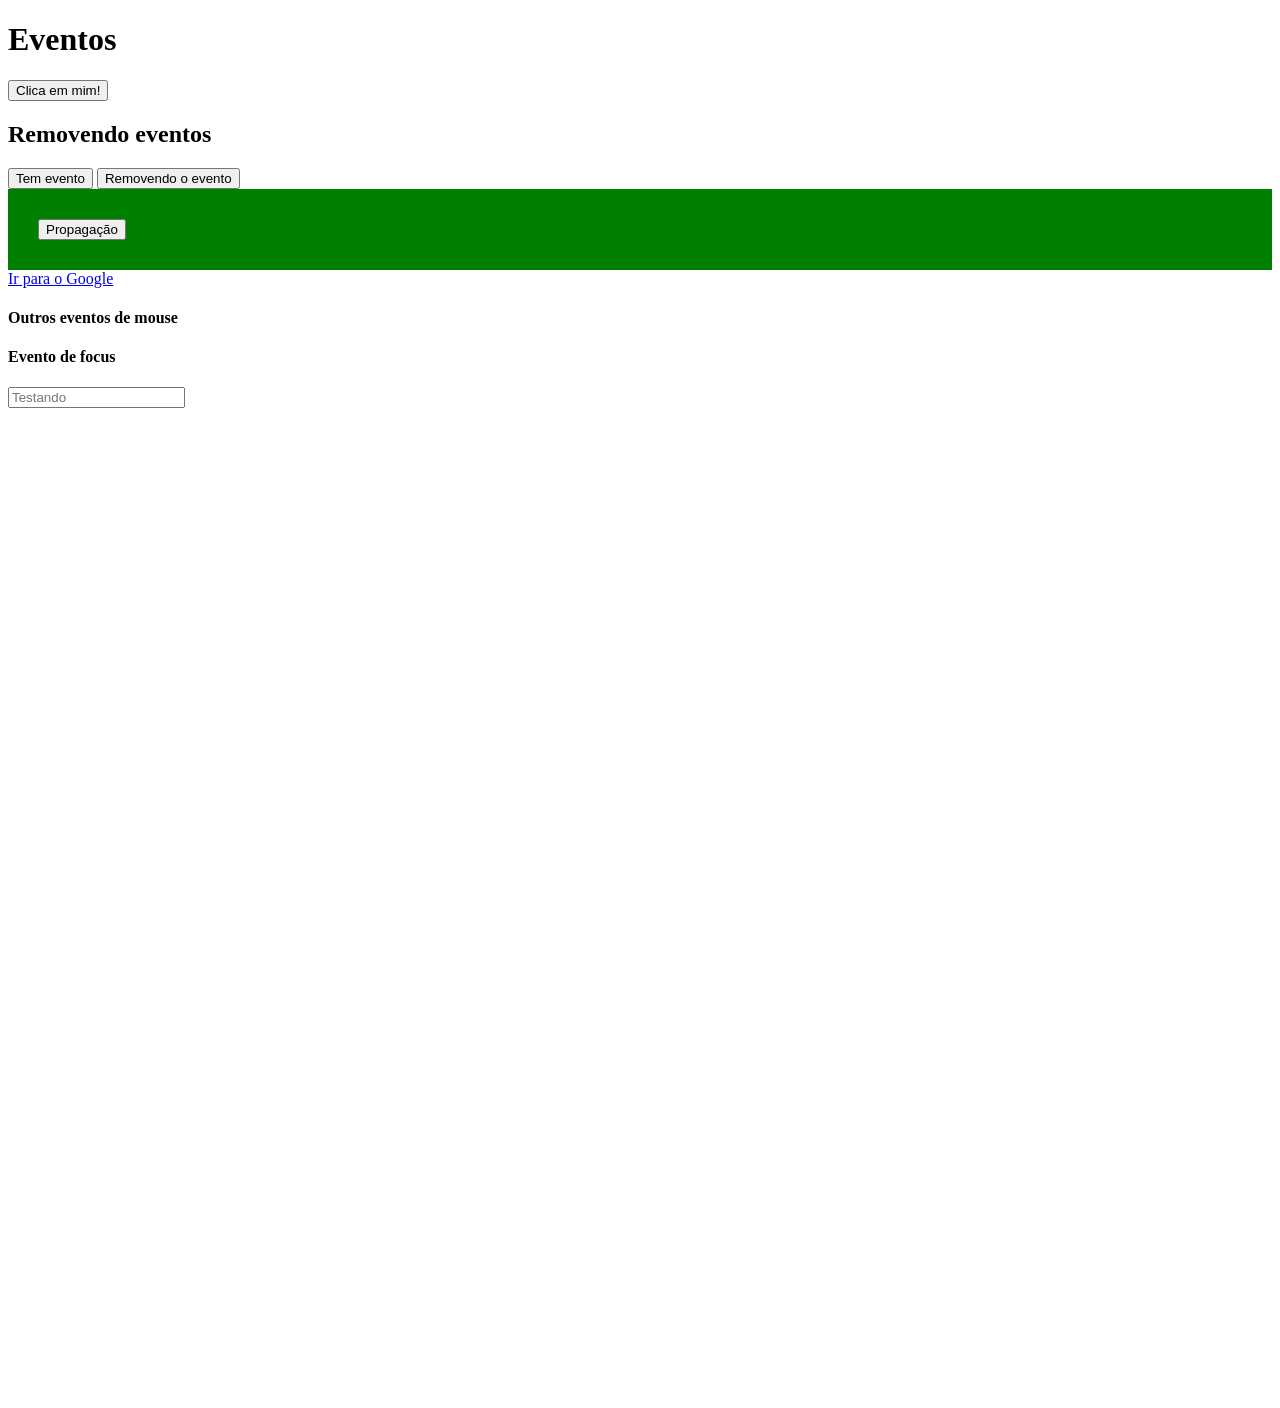
<file: 10_EVENTOS/index.html>
<!DOCTYPE html>
<html lang="en">
<head>
    <meta charset="UTF-8">
    <meta name="viewport" content="width=device-width, initial-scale=1.0">
    <title>Eventos</title>
    <link rel="stylesheet" href="CSS/styles.css">
    <script src="js/scripts.js" defer></script>
</head>
<body>
    <h1 id="my-title">Eventos</h1>
    <button id="my-button">Clica em mim!</button>

    <h2>Removendo eventos</h2>
    <button id="btn">Tem evento</button>
    <button id="other-btn">Removendo o evento</button>

    <div id="btn-container">
        <button id="div-btn">Propagação</button>
    </div>

    <a href="https://www.goolge.com">Ir para o Google</a>

    <h4 id="mouse">Outros eventos de mouse</h4>

    <h4>Evento de focus</h4>
    <input type="text" id="my-input" placeholder="Testando" />
</body>
</html>
</file>
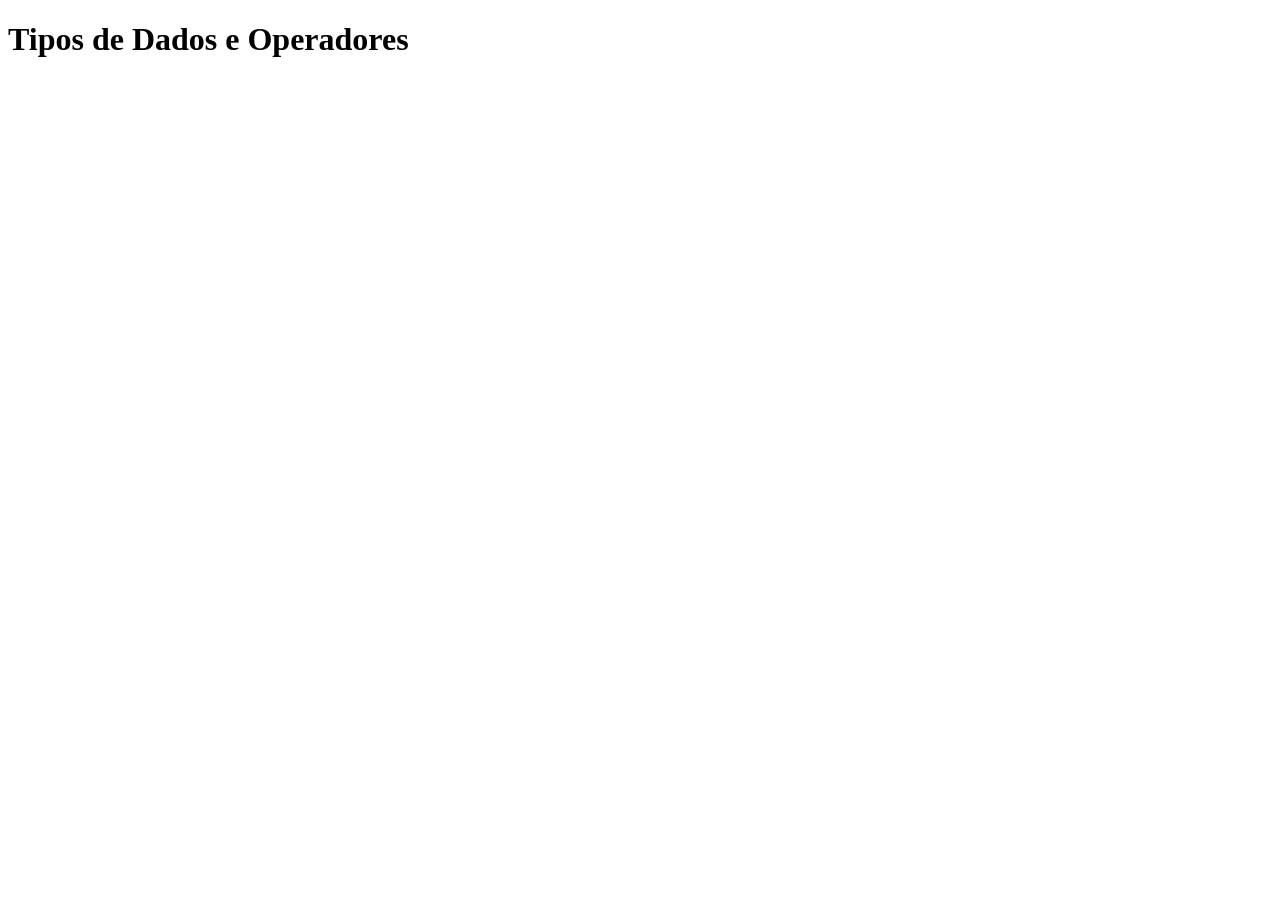
<file: 2_OPERADORES/index.html>
<!DOCTYPE html>
<html lang="en">
<head>
    <meta charset="UTF-8">
    <meta name="viewport" content="width=device-width, initial-scale=1.0">
    <title>Tipos de Dados e Operadores</title>
    <script src="js/scripts.js"></script>
</head>
<body>
    <h1>Tipos de Dados e Operadores</h1>
</body>
</html>
</file>
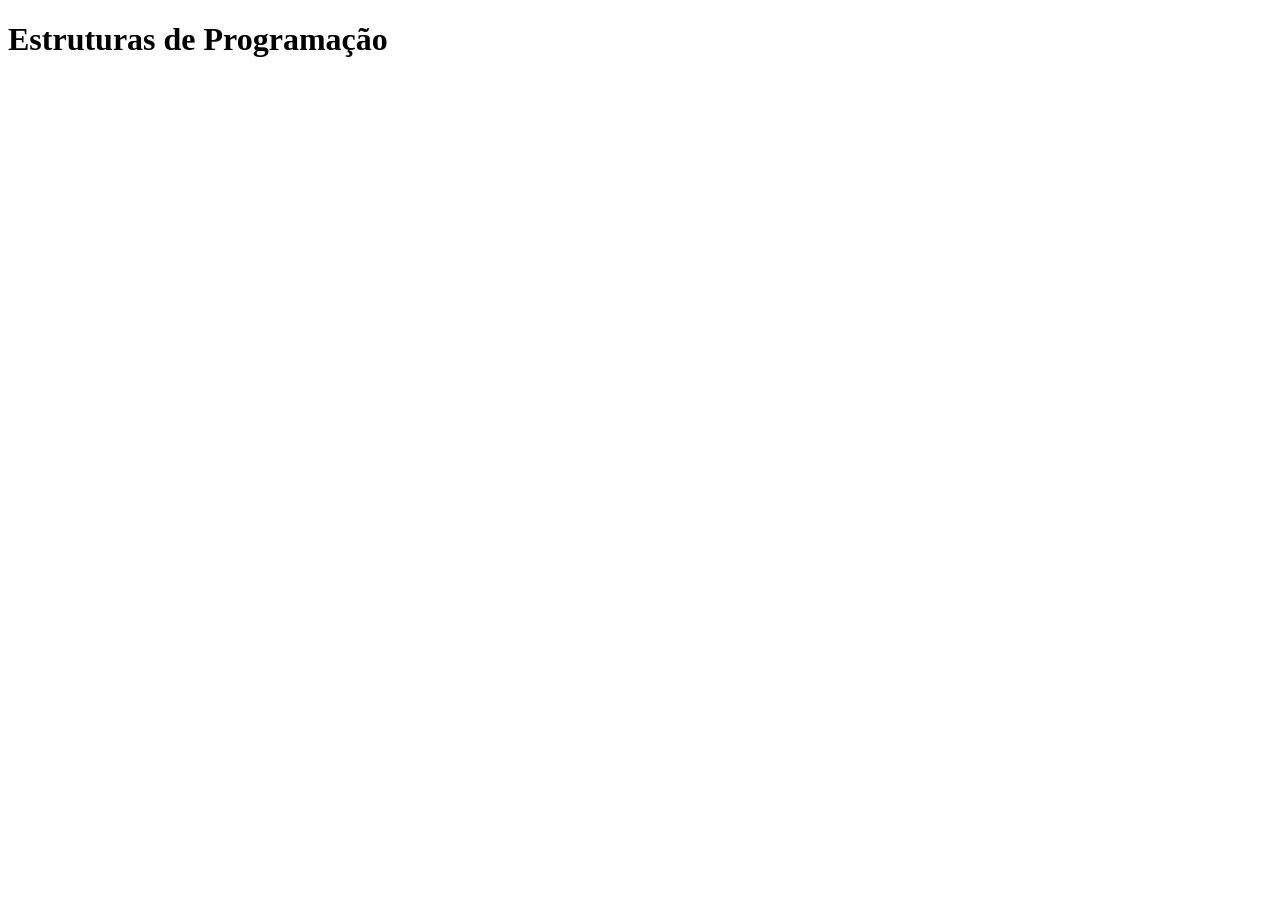
<file: 3_ESTRUTURAS/index.html>
<!DOCTYPE html>
<html lang="en">
<head>
    <meta charset="UTF-8">
    <meta name="viewport" content="width=device-width, initial-scale=1.0">
    <title>Estruturas de Programação</title>
    <script src="js/scripts.js"></script>
</head>
<body>
    <h1>Estruturas de Programação</h1>
</body>
</html>
</file>
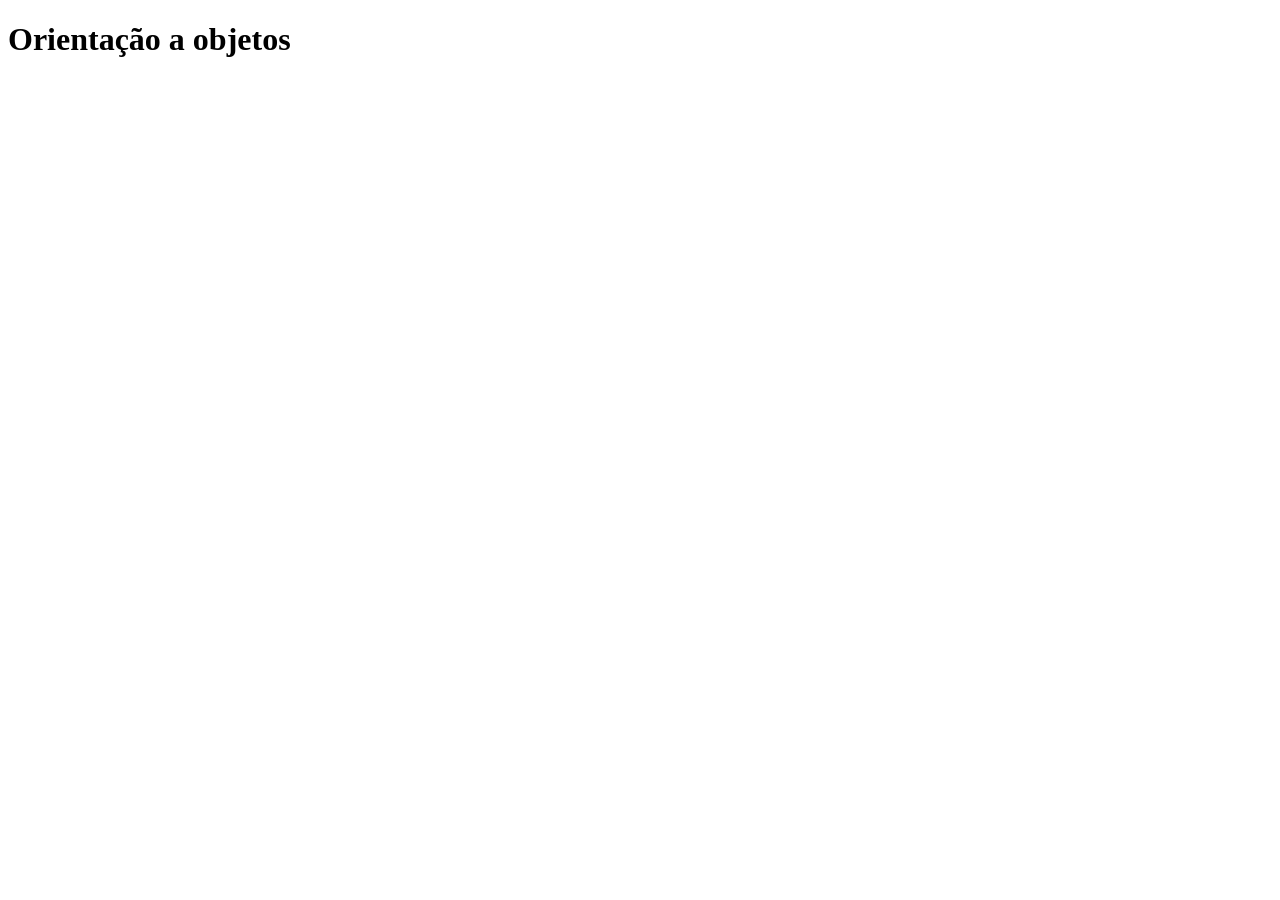
<file: 6_OOP/index.html>
<!DOCTYPE html>
<html lang="en">
<head>
    <meta charset="UTF-8">
    <meta name="viewport" content="width=device-width, initial-scale=1.0">
    <title>Orientação a objetos</title>
    <script src="js/scripts.js"></script>
</head>
<body>
    <h1>Orientação a objetos</h1>
</body>
</html>
</file>
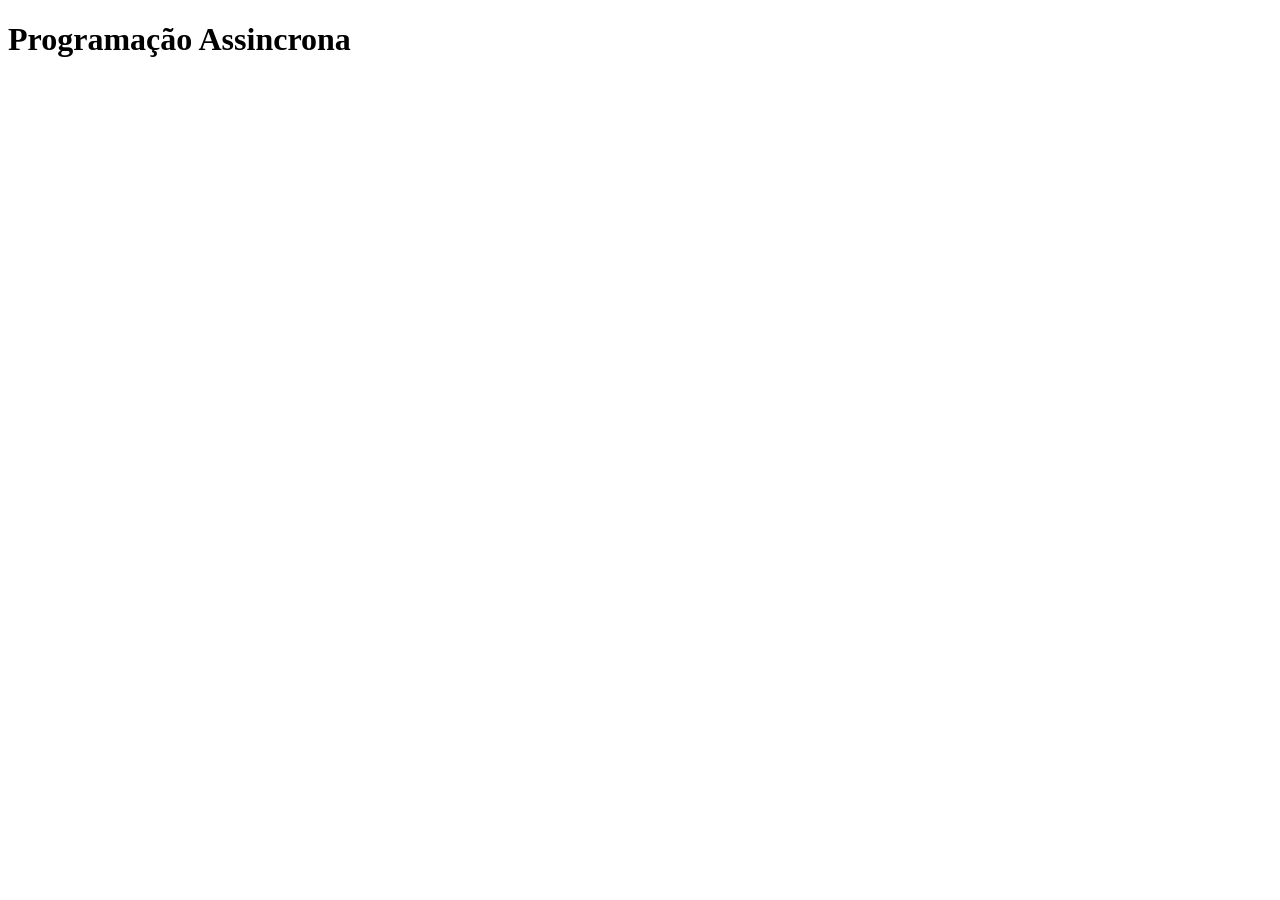
<file: 8_ASINC/index.html>
<!DOCTYPE html>
<html lang="en">
<head>
    <meta charset="UTF-8">
    <meta name="viewport" content="width=device-width, initial-scale=1.0">
    <title>Programação Assincrona</title>
    <script src="js/scripts.js"></script>
</head>
<body>
    <h1>Programação Assincrona</h1>
</body>
</html>
</file>
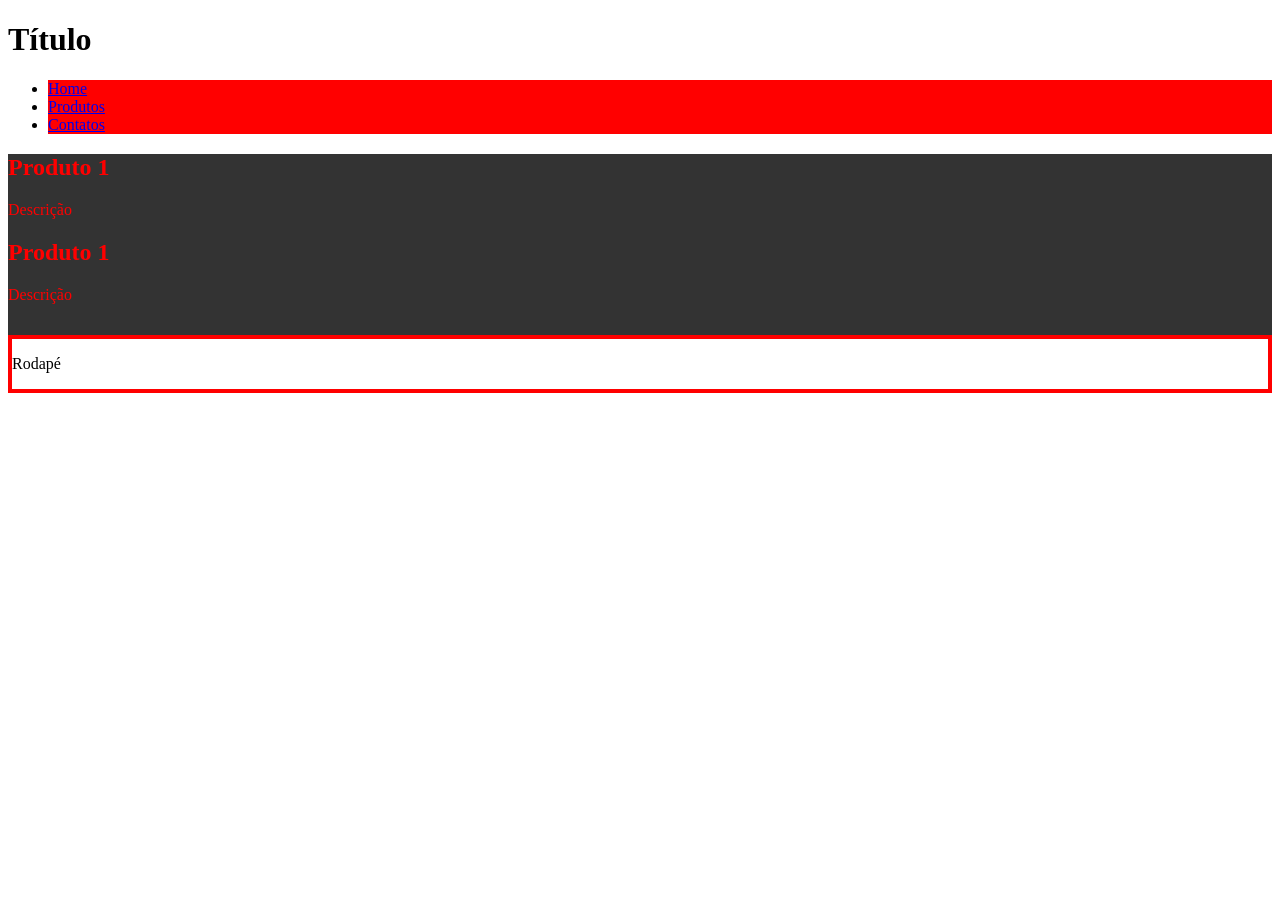
<file: 9_DOM/index.html>
<!DOCTYPE html>
<html lang="en">
<head>
    <meta charset="UTF-8">
    <meta name="viewport" content="width=device-width, initial-scale=1.0">
    <title>DOM</title>
    <link rel="stylesheet" href="CSS/styles.css">
    <script src="js/scripts.js" defer></script>
</head>
<body>
    <header>
        <h1 id="title">Título</h1>
        <nav>
            <ul>
                <li><a href="#">Home</a></li>
                <li><a href="#">Produtos</a></li>
                <li><a href="#">Contatos</a></li>
            </ul>
        </nav>
    </header>
    <main id="main-container">
        <div class="product">
            <h2>Produto 1</h2>
            <p>Descrição</p>
        </div>
        <div class="product">
            <h2>Produto 1</h2>
            <p>Descrição</p>
        </div>
    </main>
    <footer>
        <p>Rodapé</p>
    </footer>
</body>
</html>
</file>
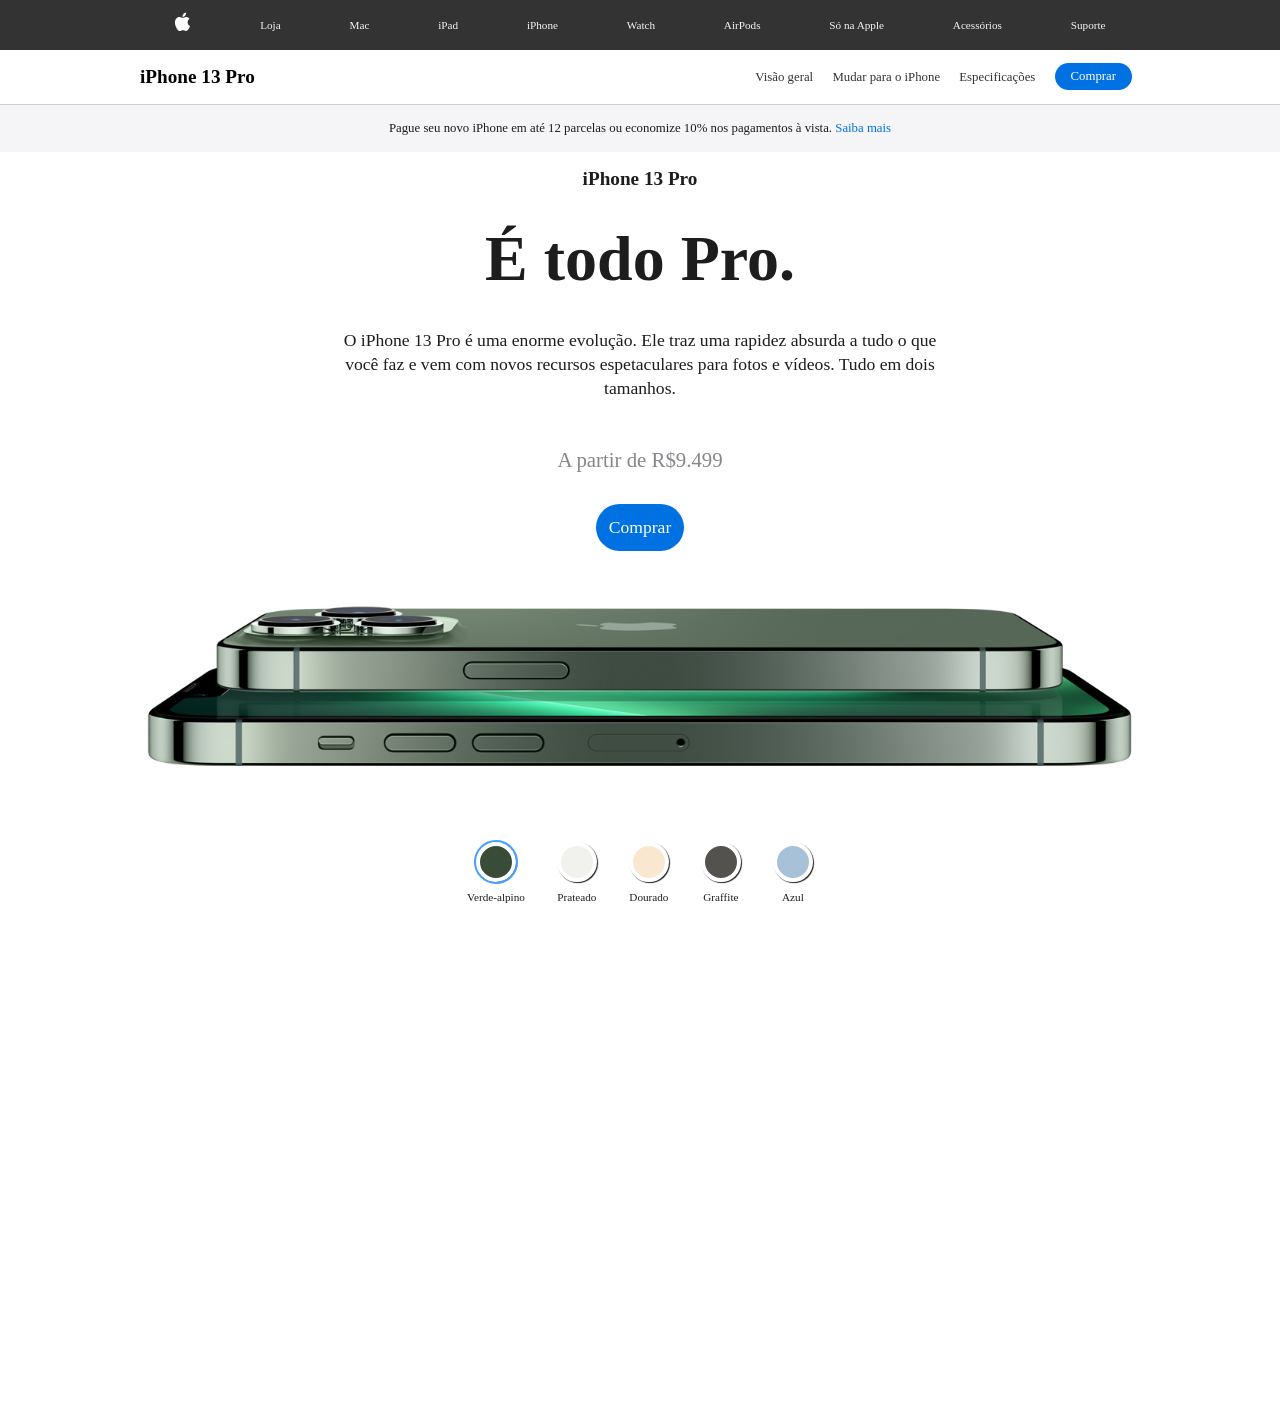
<file: CLONE_iPHONE/index.html>
<!DOCTYPE html>
<html lang="en">

<head>
    <meta charset="UTF-8">
    <meta name="viewport" content="width=device-width, initial-scale=1.0">
    <title>iPhone 13 Pro</title>
    <link rel="stylesheet" href="css/styles.css">
    <script src="js/scripts.js" defer></script>
</head>

<body>
    <header>
        <nav>
            <ul id="navbar">
                <li id="logo">
                    <a href="#">
                        <img src="img/logo_apple.svg" alt="Apple Store" />
                    </a>
                </li>
                <li>
                    <a href="#">
                        Loja
                    </a>
                </li>
                <li>
                    <a href="#">
                        Mac
                    </a>
                </li>
                <li>
                    <a href="#">
                        iPad
                    </a>
                </li>
                <li>
                    <a href="#">
                        iPhone
                    </a>
                </li>
                <li>
                    <a href="#">
                        Watch
                    </a>
                </li>
                <li>
                    <a href="#">
                        AirPods
                    </a>
                </li>
                <li>
                    <a href="#">
                        Só na Apple
                    </a>
                </li>
                <li>
                    <a href="#">
                        Acessórios
                    </a>
                </li>
                <li>
                    <a href="#">
                        Suporte
                    </a>
                </li>
            </ul>
        </nav>
        <div id="bottom-header">
            <div id="bottom-header-inner">
                <h3>iPhone 13 Pro</h3>
                <div id="bottom-header-links">
                    <a href="#">Visão geral</a>
                    <a href="#">Mudar para o iPhone</a>
                    <a href="#">Especificações</a>
                    <a href="#" class="btn">Comprar</a>
                </div>
            </div>
        </div>
    </header>
    <div id="ribbon">
        <p>Pague seu novo iPhone em até 12 parcelas ou economize 10% nos pagamentos à vista. <a href="#">Saiba mais</a>
        </p>
    </div>
    <main id="main-content">
        <h1 id="title">iPhone 13 Pro</h1>
        <p id="subtitle">É todo Pro.</p>
        <p id="description">
            O iPhone 13 Pro é uma enorme evolução. 
            Ele traz uma rapidez absurda a
            tudo o que você faz e vem com novos recursos espetaculares para fotos e
            vídeos. Tudo em dois tamanhos.
        </p>
    <p id="price">A partir de R$9.499</p>
        <a href="#" class="btn">Comprar</a>
            <img id="product-image" src="img/iphone_green.jpg" alt="iPhone 13 Pro" >
            <div id="image-picker">
                <ul>
                    <li id="green">
                        <span class="color selected"></span>
                        <span class="description">Verde-alpino</span>
                    </li>
                    <li id="silver">
                        <span class="color"></span>
                        <span class="description">Prateado</span>
                    </li>
                    <li id="golden">
                        <span class="color"></span>
                        <span class="description">Dourado</span>
                    </li>
                    <li id="grafite">
                        <span class="color"></span>
                        <span class="description">Graffite</span>
                    </li>
                    <li id="blue">
                        <span class="color"></span>
                        <span class="description">Azul</span>
                    </li>
                </ul>
        </div>
    </main>
</body>

</html>
</file>
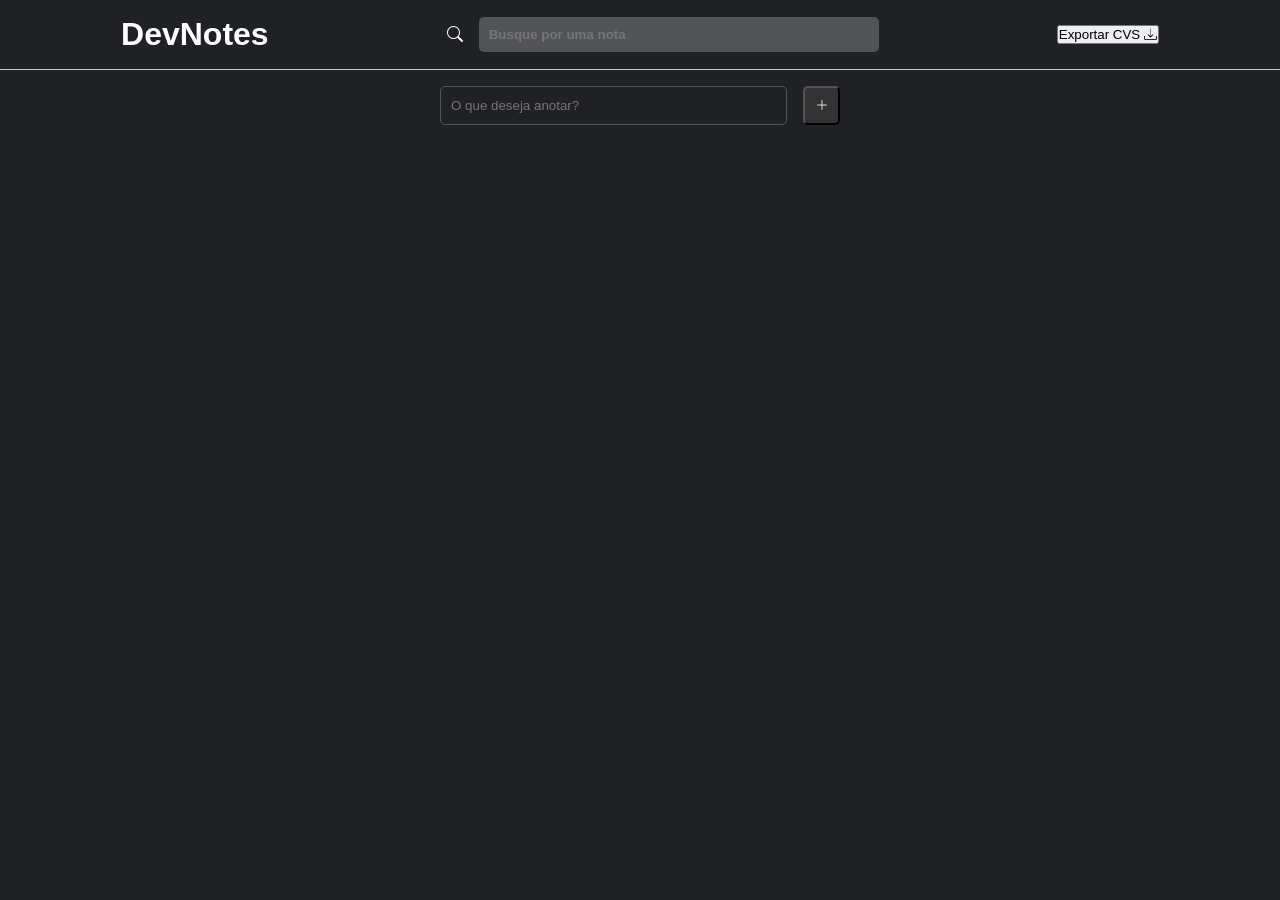
<file: DEV_NOTES/index.html>
<!DOCTYPE html>
<html lang="en">
<head>
    <meta charset="UTF-8">
    <meta name="viewport" content="width=device-width, initial-scale=1.0">
    <title>Dev Notes</title>
    <!-- Bootstrap icons -->
     <link 
     rel="stylesheet" href="https://cdn.jsdelivr.net/npm/bootstrap-icons@1.13.1/font/bootstrap-icons.min.css" 
     />
    <!-- Estilos -->
    <link rel="stylesheet" href="CSS/styles.css" />
    <!-- JS -->
     <script src="js/scripts.js" defer></script>
</head>
<body>
    <header>
        <h1>DevNotes</h1>
        <div id="search-container">
            <i class="bi bi-search"></i>
            <input type="text" id="search-input" placeholder="Busque por uma nota">
        </div>
        <button id="exports-notes">
            Exportar CVS <i class="bi bi-download"></i>
        </button>
    </header>
    <div id="add-note-container">
        <input type="text" id="note-content" placeholder="O que deseja anotar?">
        <button class="add-note"><i class="bi bi-plus-lg"></i></button>
    </div>
    <div id="notes-container"></div>
</body>
</html>
</file>
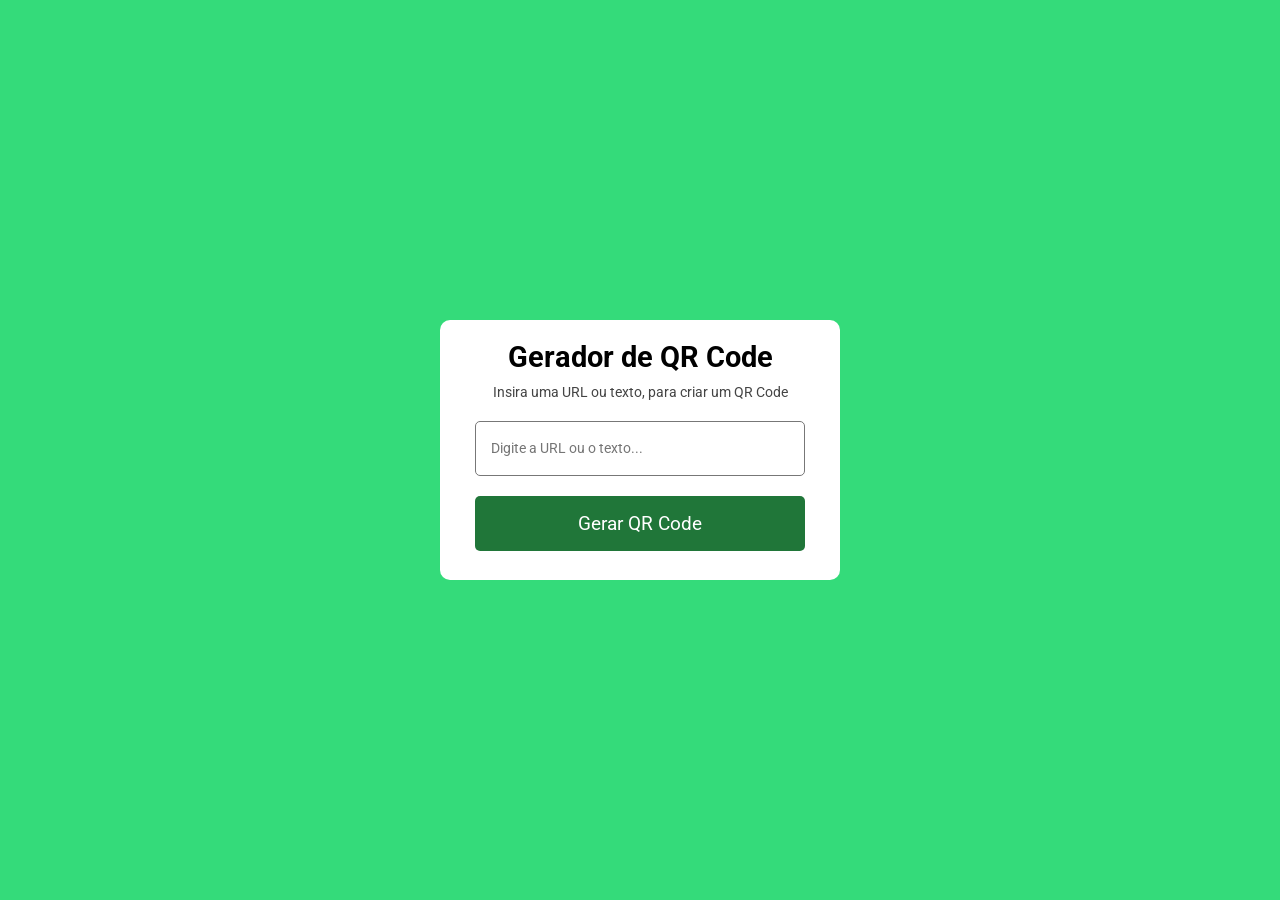
<file: GERADOR_QRCODE/index.html>
<!DOCTYPE html>
<html lang="en">
<head>
    <meta charset="UTF-8">
    <meta name="viewport" content="width=device-width, initial-scale=1.0">
    <title>Gerador de QR Code</title>
    <!-- Fonte Roboto -->
    <link rel="preconnect" href="https://fonts.googleapis.com">
    <link rel="preconnect" href="https://fonts.gstatic.com" crossorigin>
    <link 
        href="https://fonts.googleapis.com/css2?family=Roboto:ital,wght@0,100..900;1,100..900&display=swap" rel="stylesheet"
    />
    <!-- Estilos -->
    <link rel="stylesheet" href="CSS/styles.css">
    <script src="js/scripts.js" defer></script>
</head>
<body>
    <div class="container">
        <header id="qr-header">
            <h1>Gerador de QR Code</h1>
            <p>Insira uma URL ou texto, para criar um QR Code</p>
        </header>
        <div id="qr-form">
            <input type="text" placeholder="Digite a URL ou o texto..." />
            <button>Gerar QR Code</button>
            <div id="qr-code">
                <img src="img/qrcode.png" alt="QR Code" />
            </div>
        </div>
    </div>
</body>
</html>
</file>
<file: 10_EVENTOS/CSS/styles.css>
body {
    margin-bottom: 1000px;
}

#btn-container {
    padding: 30px;
    background-color: green;
}
</file>
<file: 9_DOM/CSS/styles.css>
footer {
    border: solid 4px red;
}
</file>
<file: CLONE_iPHONE/css/styles.css>
/* Geral */
* {
    margin: 0;
    padding: 0;
    font-family: Verdana;
}

ul {
    list-style: none;
}

a {
    text-decoration: none;
}

/* Navbar */
header nav {
    background-color: #333;
}

#navbar {
    display: flex;
    justify-content: space-around;
    align-items: center;
    font-size: 0.7rem;
    padding: 0 1rem;
    max-width: 1000px;
    margin: 0 auto;
}

#navbar a {
    color: #f5f5f7;
    transition: 0.4s;
}

#navbar a:hover {
    color: #fff;
}

#bottom-header {
    font-size: 0.8rem;
    padding: 1rem;
    border-bottom: 1px solid #ccc;
}

#bottom-header h3 {
    font-size: 1.2rem;
}

#bottom-header a {
    color: #333;
}

#bottom-header-inner {
    max-width: 1000px;
    margin: 0 auto;
    display: flex;
    justify-content: space-between;
    align-items: center;
}

#bottom-header-inner a {
    margin: 0 0.5rem;
}

#bottom-header-inner .btn,
.btn {
    background-color: #0071e3;
    border-radius: 10rem;
    padding: 0.4rem 1rem;
    color: #fff;
}

/* Conteúdo */
#ribbon {
    text-align: center;
    padding: 1rem;
    background-color: #f5f5f7;
    color: #1d1d1d;
    font-size: 0.8rem;
}

#ribbon a {
    color: #0071e3;
}

#main-content {
    text-align: center;
    color: #1d1d1d;
    display: flex;
    flex-direction: column;
    justify-content: center;
}

#main-content #title {
    margin: 1rem;
    font-size: 1.2rem;
}

#main-content #subtitle {
    margin: 1rem;
    font-size: 4rem;
    font-weight: bold;
}

#main-content #description {
    max-width: 600px;
    margin: 1rem auto;
    font-size: 1.1rem;
    line-height: 1.5rem;
}

#main-content #price {
    font-size: 1.3rem;
    color: #86868b;
    margin: 2rem;
}

#main-content .btn {
    font-size: 1.1rem;
    padding: 0.8rem;
    align-self: center;
}

#main-content #product-image {
    max-width: 1000px;
    margin: 3rem auto;
    opacity: 1;
    transition: 0.5s;
}

#main-content #product-image.changing {
    opacity: 0.5s;
}

#image-picker {
    margin-bottom: 500px;
}

#image-picker ul {
    display: flex;
    justify-content: center;
}

#image-picker li {
    margin: 1rem;
    display: flex;
    flex-direction: column;
    align-items: center;
    cursor: pointer;
}

#image-picker li .color {
    width: 2rem;
    height: 2rem;
    border-radius: 50%;
    box-shadow: 1px 1px 1px;
    border: 4px solid #fff;
    pointer-events: none;
}

#image-picker li .description {
    font-size: 0.7rem;
    color: #1d1d1d;
    margin-top: 0.6rem;
}

#green .color {
    background-color: #394c38;
}

#silver .color {
    background-color: #f1f2ed;
}

#golden .color {
    background-color: #fae7cf;
}

#grafite .color {
    background-color: #54524f;
}

#blue .color {
    background-color: #a7c1d9;
}

.selected {
    outline: 2px solid #43a1ff;
}

/* Mobile */
@media (max-width: 480px) {
    #navbar li {
        display: none;
    }

    #navbar #logo {
        display: flex;
    }

    #bottom-header-links a {
        display: none;
    }

    #bottom-header-links .btn {
        display: flex;
    }

    #main-content {
        padding: 2rem;
        overflow: hidden;
    }

    #main-content #subtitle {
        font-size: 3rem;
    }
}
</file>
<file: DEV_NOTES/CSS/styles.css>
/* Geral */
* {
  margin: 0;
  padding: 0;
  box-sizing: border-box;
  font-family: Helvetica;
}

body {
  background-color: #202124;
}

/* Cabeçalho */
header {
  border-bottom: 1px solid #ccc;
  padding: 1rem 2rem;
  color: #fff;
  display: flex;
  align-items: center;
  justify-content: space-around;
}

#search-container {
  display: flex;
  align-items: center;
  gap: 1rem;
}

#search-input {
  background-color: #525356;
  border-radius: 5px;
  border: none;
  padding: 10px;
  font-weight: bold;
  color: #ddd;
  width: 400px;
}

#search::placeholder {
  color: #ddd;
}

#export-notes {
  background-color: #333;
  border: 2px solid #fff;
  border-radius: 4px;
  color: #fff;
  padding: 5px 15px;
  cursor: pointer;
  transition: 0.4s;
}

#export-notes:hover {
  background-color: #fff;
  color: #333;
}

/* Form de nova nota */
#add-note-container {
  display: flex;
  width: 400px;
  margin: 1rem auto 0;
  gap: 1rem;
}

#add-note-container input,
#add-note-container button {
  padding: 10px;
  border-radius: 5px;
}

#add-note-container input {
  flex: 1;
  background-color: transparent;
  border: 1px solid #525356;
  color: #fff;
}

#add-note-container button {
  cursor: pointer;
  background-color: #333;
  color: #fff;
}

/* Notas */
#notes-container {
  display: grid;
  grid-template-columns: repeat(auto-fill, 250px);
  padding: 2rem;
  gap: 2rem;
}

.note {
  min-height: 200px;
  padding: 1rem;
  border: 1px solid #ccc;
  background-color: #202124;
  border-radius: 10px;
  color: #fff;
  position: relative;
}

.note textarea {
  background-color: transparent;
  resize: none;
  color: #fff;
  border: none;
  height: 100%;
  outline: none;
}

.note .bi-pin {
  position: absolute;
  left: 10px;
  bottom: 10px;
  font-size: 1.2rem;
  cursor: pointer;
  background-color: #333;
  padding: 5px;
  border-radius: 3px;
}

.note:hover > i {
  opacity: 1;
}

.note .bi-x-lg,
.note .bi-file-earmark-plus {
  position: absolute;
  right: 10px;
  top: 10px;
  font-size: 0.9rem;
  cursor: pointer;
  padding: 5px;
  color: #555;
  opacity: 0;
  transition: 0.3s;
}

.note .bi-file-earmark-plus {
  top: 40px;
}

.note .bi-x-lg:hover,
.note .bi-file-earmark-plus:hover {
  color: #fff;
}

.note.fixed {
  background-color: #3c3c3f;
}

/* Responsividade */
@media(max-width: 450px) {

  header {
    flex-direction: column;
    gap: 1rem;
    width: 100%;
  }

  #search-container {
    width: 100%;
  }

  #search-input {
    width: 100%;
  }

  #add-note-container {
    width: 100%;
    padding: 0 2rem;
  }

  #notes-container {
    grid-template-columns: repeat(auto-fill, 100%);
  }
}
</file>
<file: GERADOR_QRCODE/CSS/styles.css>
* {
    margin: 0;
    padding: 0;
    box-sizing: border-box;
    font-family: Roboto;
}

body {
    display: flex;
    align-items: center;
    justify-content: center;
    min-height: 100vh;
    background-color: #34db7a;
}

/* Container */
.container {
    background-color: #fff;
    height: 260px;
    width: 400px;
    border-radius: 10px;
    padding: 20px;
    transition: 0.2s;
}

.container.active {
    height: 500px;
}

/* Header */
#qr-header {
    text-align: center;
}

#qr-header h1 {
    font-size: 1.8rem;
    margin-bottom: 10px;
}

#qr-header p {
    color: #444;
    font-size: 0.9rem;
}

/* Form */
#qr-form {
    margin: 20px 15px;
}

#qr-form input,
#qr-form button {
    width: 100%;
    height: 55px;
    border: none;
    border-radius: 5px;
    font-size: 0.9rem;
}

#qr-form input {
    border: 1px solid #777;
    padding: 10px 15px;
}

#qr-form button {
    background-color: #086824;
    color: #fff;
    font-size: 1.2rem;
    margin-top: 20px;
    cursor: pointer;
    opacity: 0.9;
    transition: 0.4s;
}

#qr-form button:hover {
    opacity: 1;
}

/* QR Code */
#qr-code {
    display: flex;
    opacity: 0;
    border: 1px solid #ccc;
    padding: 30px 0;
    margin: 20px 15px;
    justify-content: center;
    border-radius: 5px;
    transition: 0.5s;
}

.container.active #qr-code {
    opacity: 1;
}
</file>
